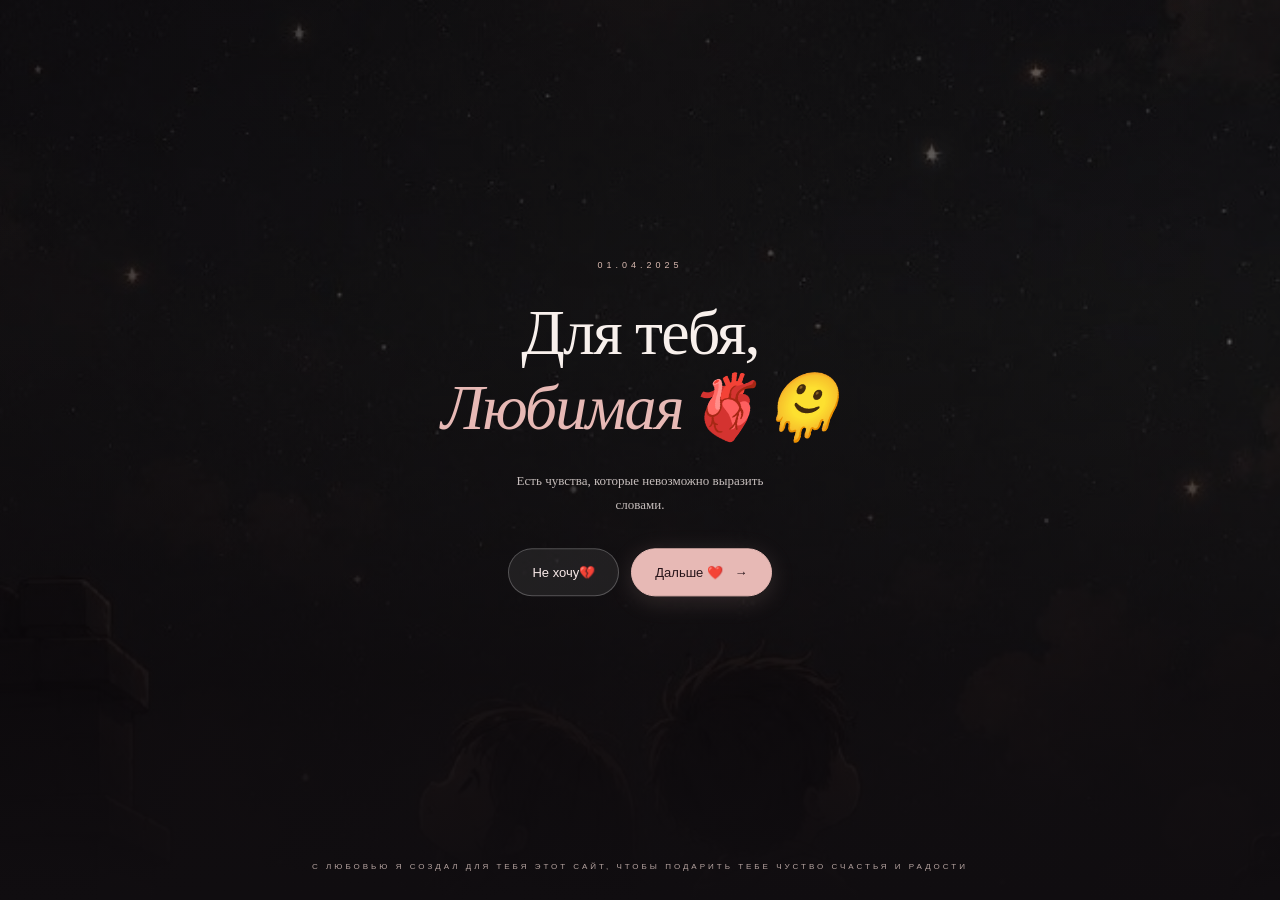
<file: index.html>
<!DOCTYPE html>
<html lang="ru">
<head>
  <meta charset="UTF-8">
  <meta name="viewport" content="width=device-width, initial-scale=1.0">
  <meta name="theme-color" content="#100d10">
  <title>Это для тебя Любимая</title>
  <link rel="stylesheet" href="style.css">
</head>
<body>

  <main class="hero">
    <div class="hero-image"></div>
    <div class="hero-shade"></div>

    <div class="petals" aria-hidden="true">
      <span>🌟</span>
      <span>🦋</span>
      <span>🌟</span>
      <span>🦋</span>
      <span>🌟</span>
      <span>🦋</span>
      <span>🌟</span>
      <span>🦋</span>
      <span>🌟</span>
      <span>🦋</span>
      <span>🌟</span>
      <span>🦋</span>
      <span>🌟</span>
       <span>🌟</span>
      <span>🦋</span>
      <span>🌟</span>
      <span>🦋</span>
      <span>🌟</span>
      <span>🦋</span>
      <span>🌟</span>
      <span>🦋</span>
      <span>🌟</span>
      <span>🦋</span>
      <span>🌟</span>
      <span>🦋</span>
      <span>🌟</span>
      <span>🌟</span>
      <span>🦋</span>
      <span>🌟</span>
      <span>🦋</span>
      <span>🌟</span>
      <span>🦋</span>
      <span>🌟</span>
      <span>🦋</span>
      <span>🌟</span>
      <span>🦋</span>
      <span>🌟</span>
      <span>🦋</span>
      <span>🌟</span>
    </div>

    <section class="hero-content">
      <p class="eyebrow">01.04.2025</p>

      <h1>
        Для тебя,<br>
        <span>Любимая🫀🫠</span>
      </h1>

      <p class="subtitle">
        Есть чувства, которые невозможно выразить словами.
      </p>

      <div class="hero-buttons">
        <button class="btn-no" id="noButton" type="button">
          Не хочу💔
        </button>

        <button class="btn-yes" id="yesButton" type="button">
          Дальше ❤️ <span>→</span>
        </button>
      </div>

      <div class="scroll-indicator">
        <span></span>
      </div>
    </section>

    <p class="bottom-note">
      С ЛЮБОВЬЮ Я СОЗДАЛ ДЛЯ ТЕБЯ ЭТОТ САЙТ,
      ЧТОБЫ ПОДАРИТЬ ТЕБЕ ЧУСТВО СЧАСТЬЯ И РАДОСТИ
    </p>
  </main>

  <!-- Экран ввода секретного кода -->
  <div class="code-screen" id="codeScreen" hidden>
    <div class="code-box">
      <p class="code-label">ТОЛЬКО ДЛЯ ТЕБЯ, ЛЮБИМАЯ</p>

      <h2>У нашей любви есть своя дата</h2>

      <p class="code-hint">
        Подсказка: день, когда в моей жизни появилась ты.
      </p>

      <input
        type="password"
        id="secretCode"
        placeholder="Введи код"
        inputmode="numeric"
        maxlength="8"
        autocomplete="off"
      >

      <button type="button" id="checkCode">
        Открыть ❤️
      </button>

      <p id="codeMessage" role="status"></p>
    </div>
  </div>

  <script src="script.js"></script>
</body>
</html>
</file>
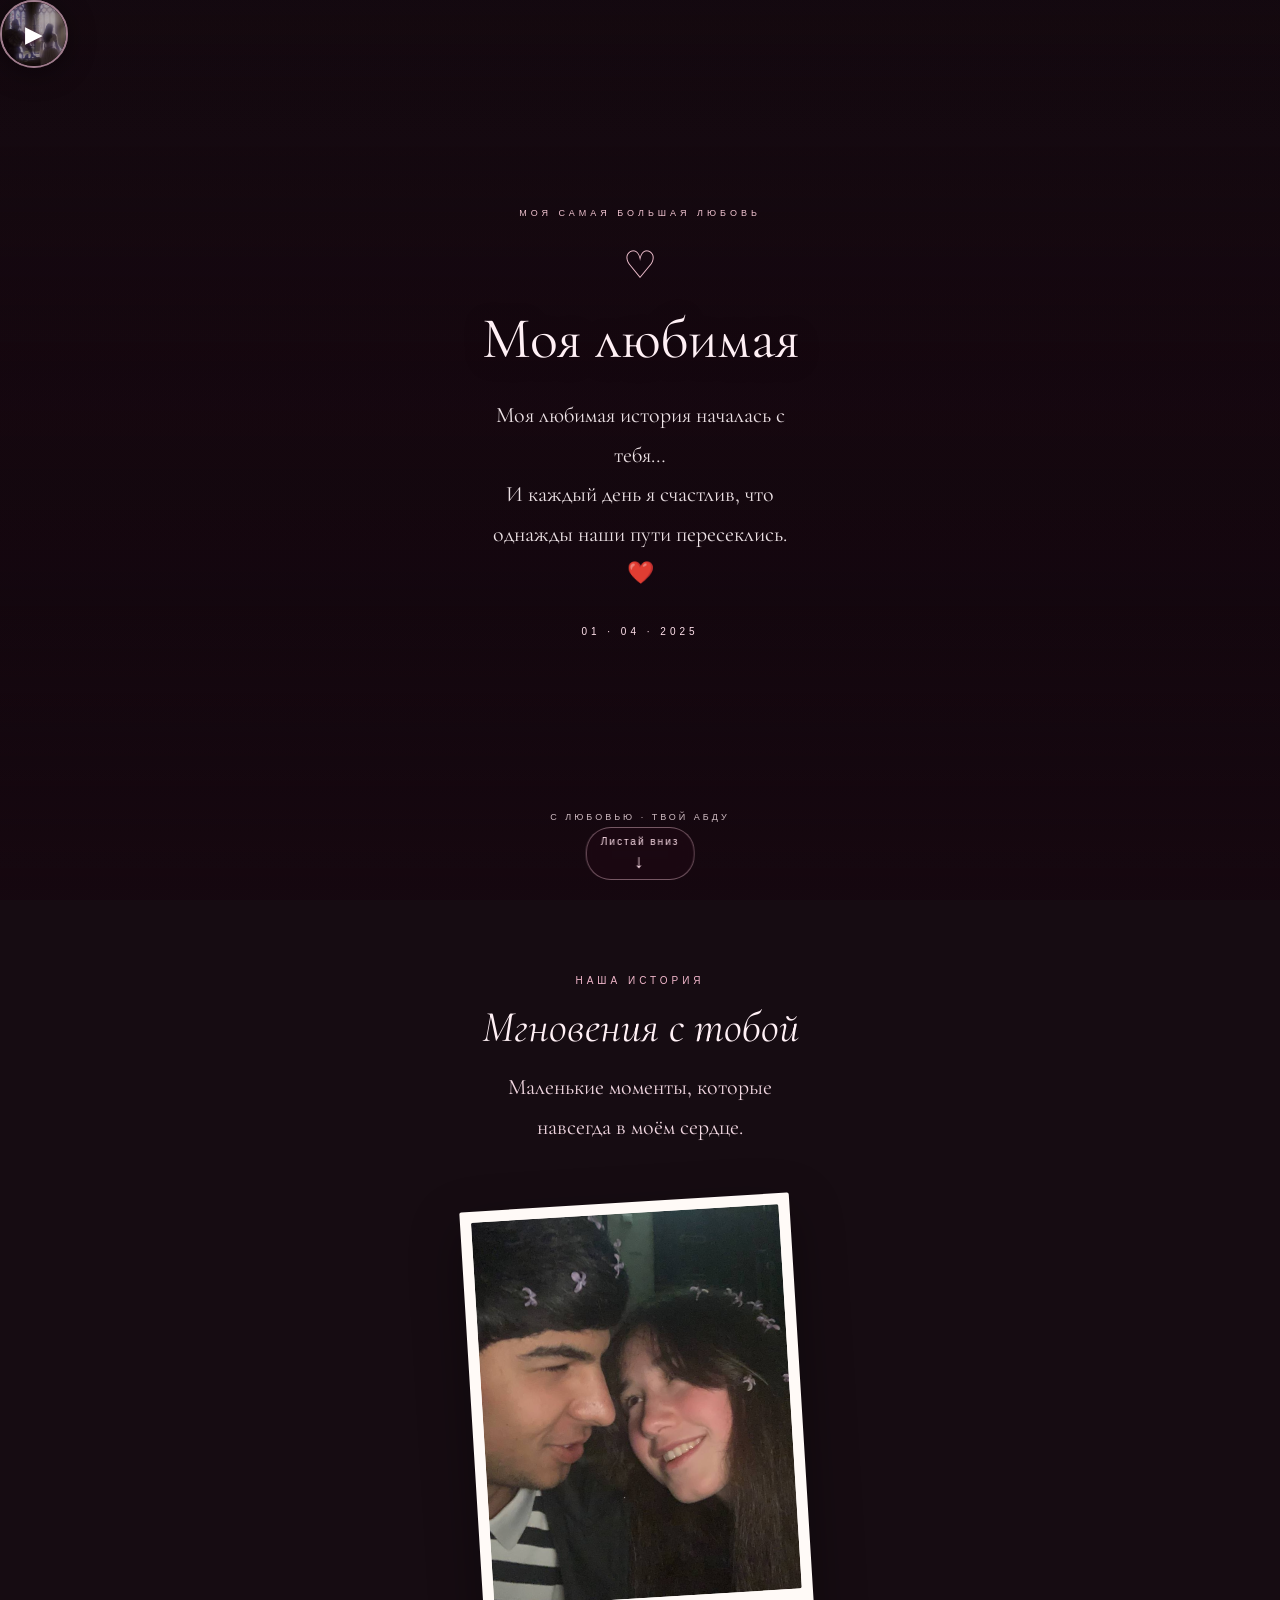
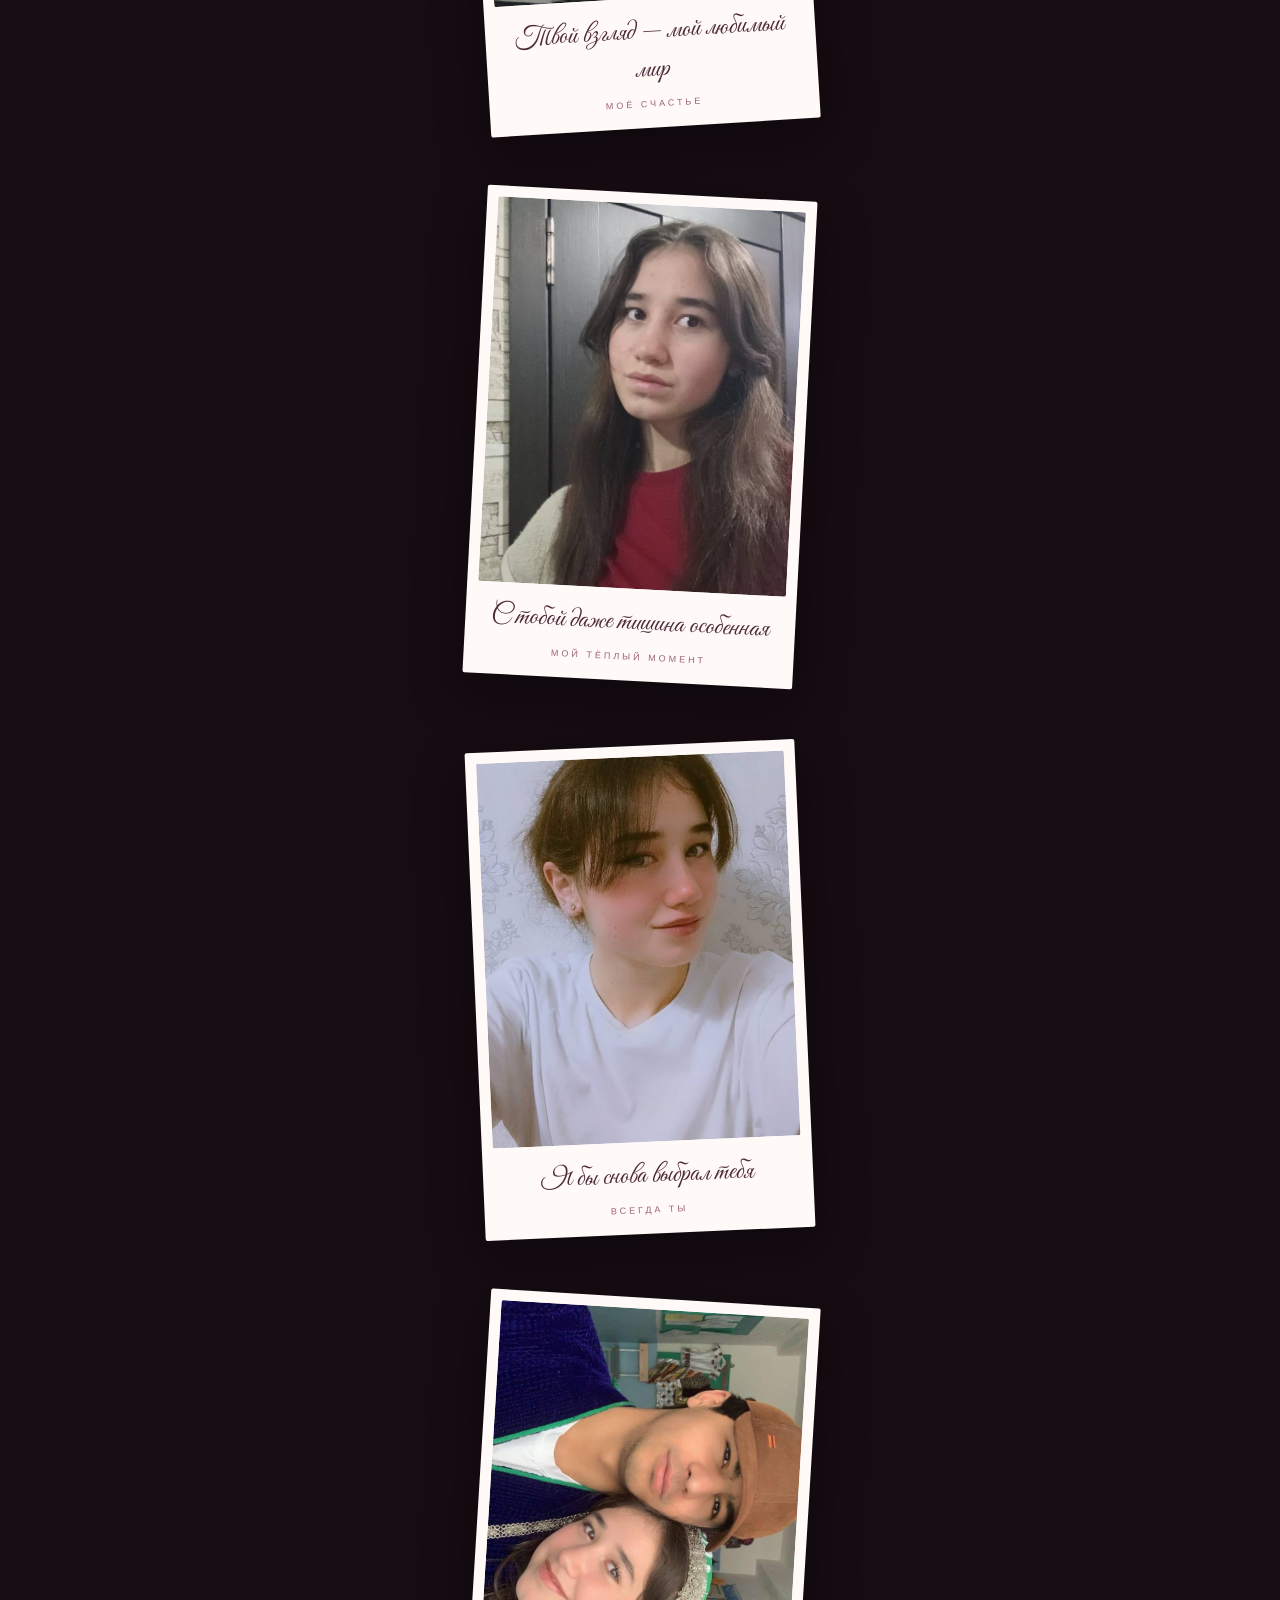
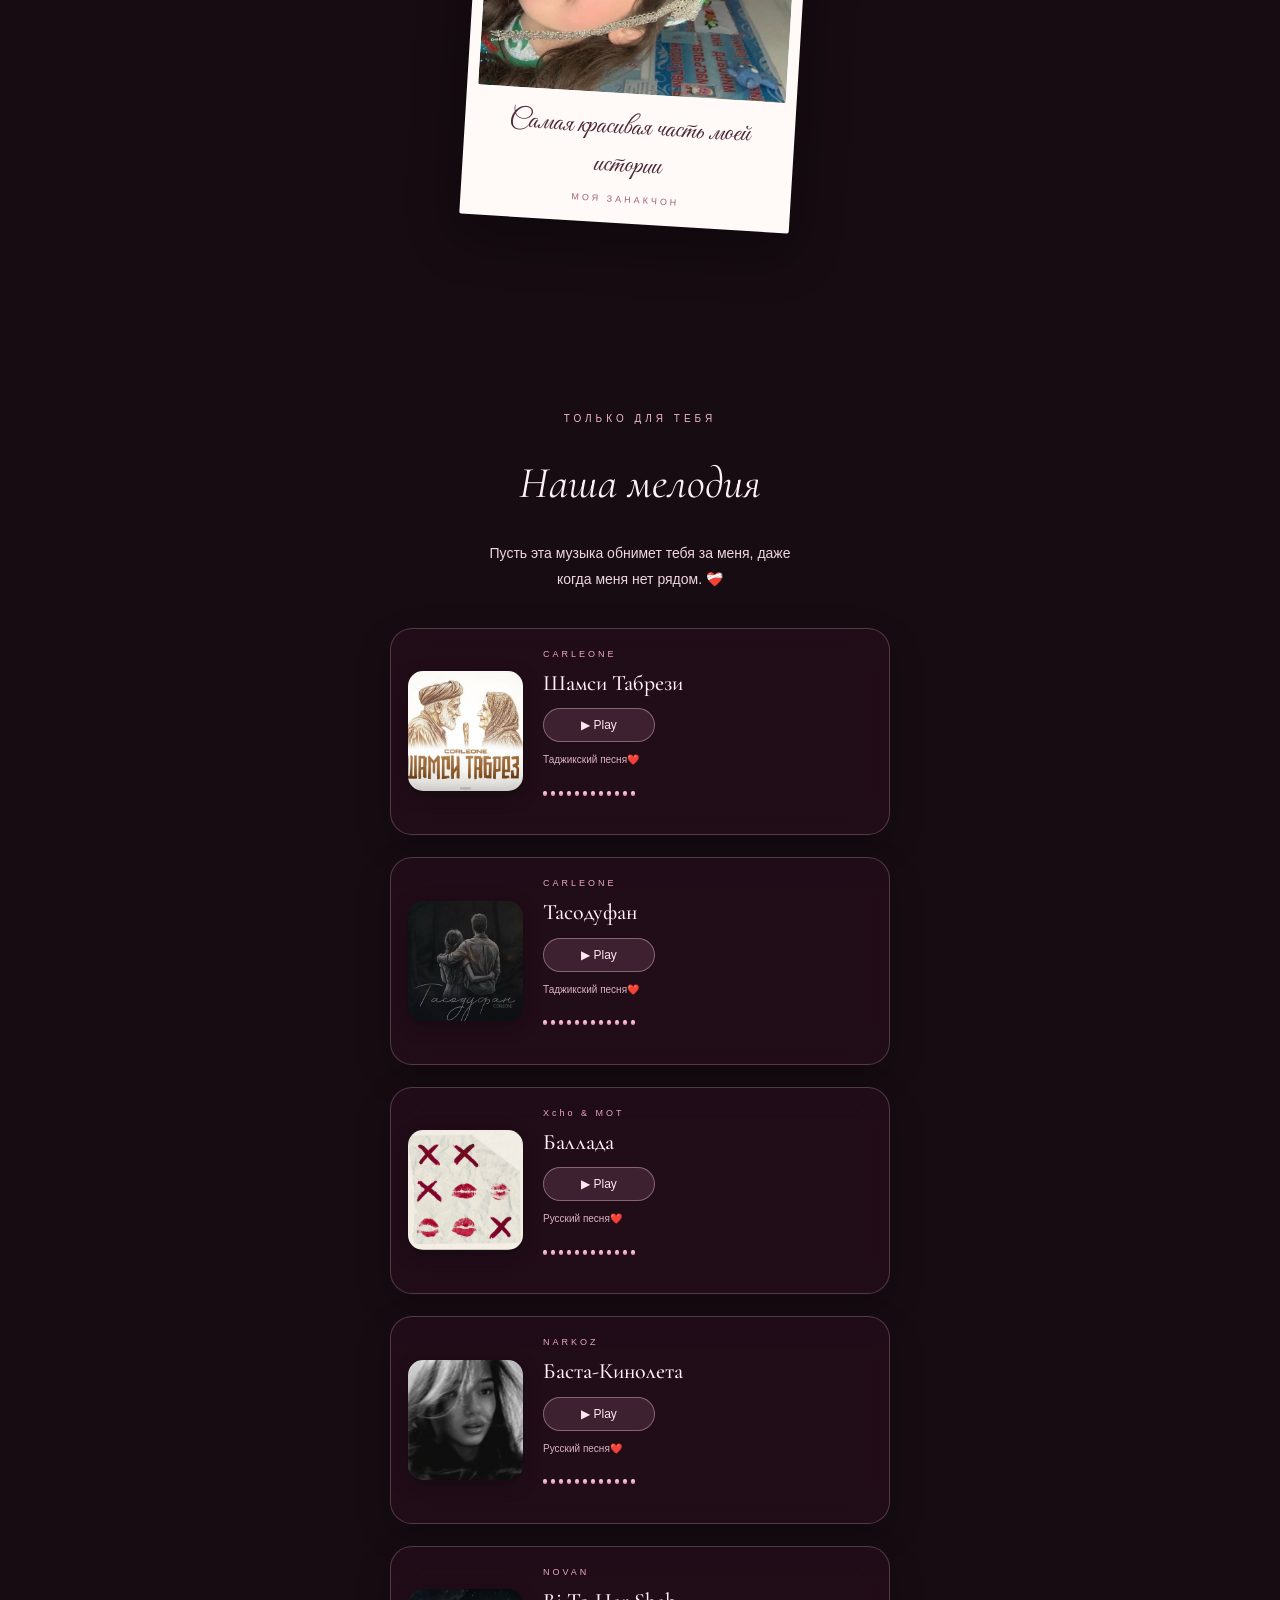
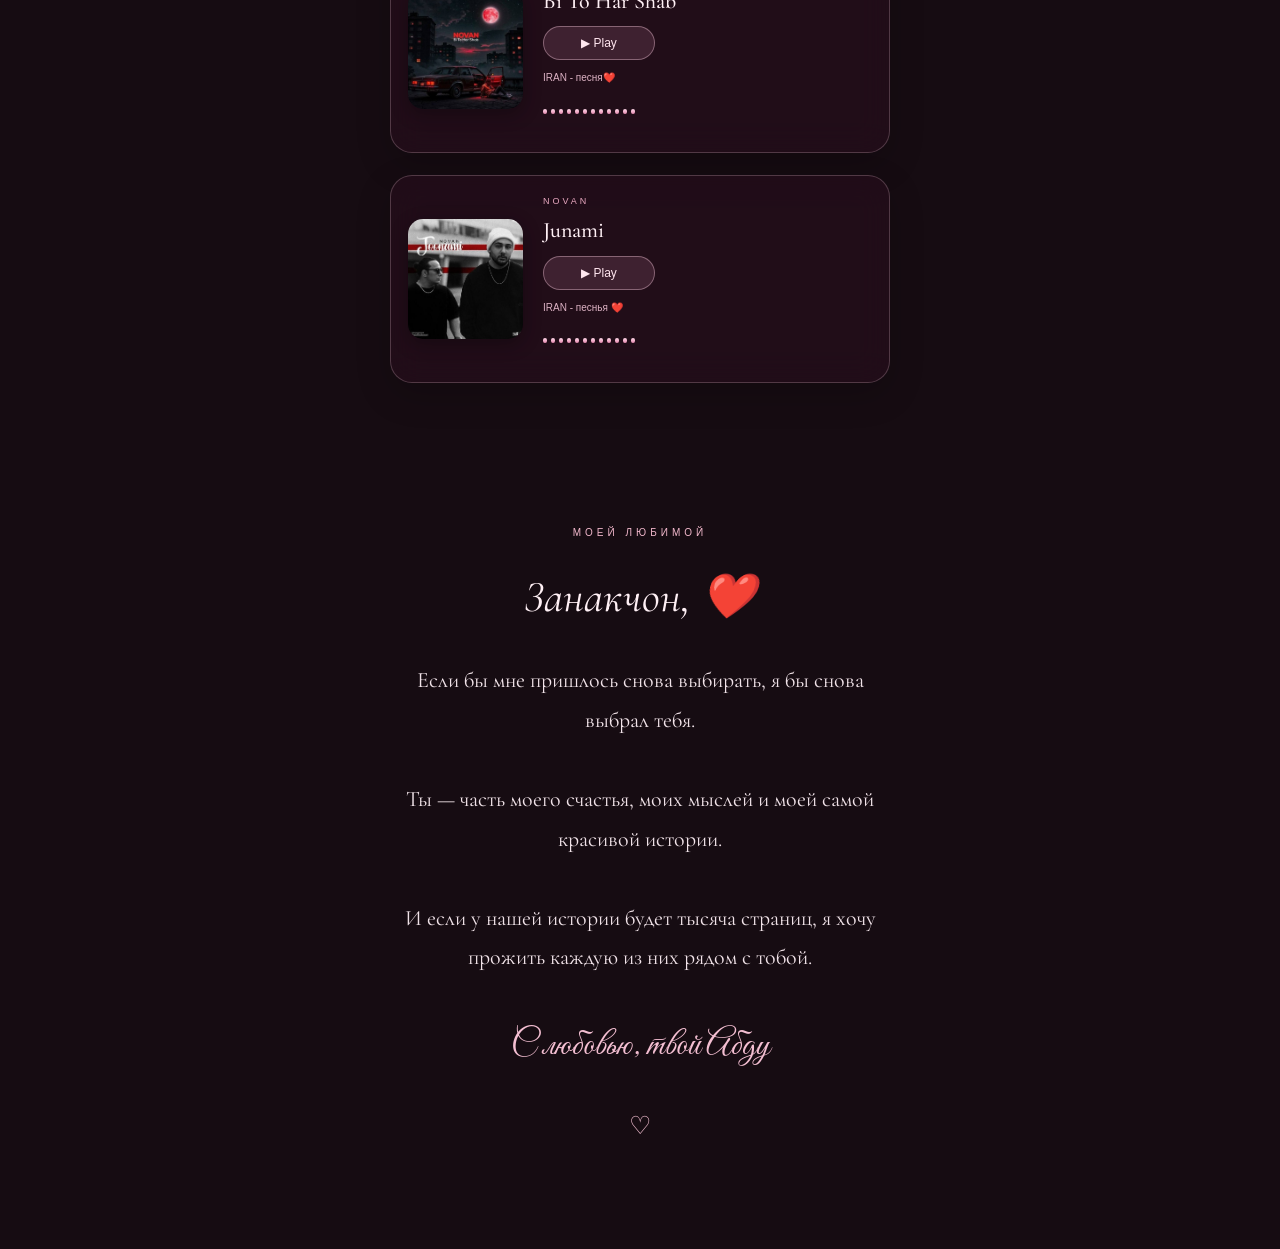
<file: next.html>
<!DOCTYPE html>
<html lang="ru">
<head>
  <meta charset="UTF-8">
  <meta name="viewport" content="width=device-width, initial-scale=1.0">
  <meta name="theme-color" content="#160c12">
  <title>Моя любимая ❤️</title>

  <link rel="preconnect" href="https://fonts.googleapis.com">
  <link rel="preconnect" href="https://fonts.gstatic.com" crossorigin>
  <link href="https://fonts.googleapis.com/css2?family=Cormorant+Garamond:ital,wght@0,400;0,500;1,400;1,500&family=Great+Vibes&display=swap" rel="stylesheet">

  <style>
    * {
      box-sizing: border-box;
      margin: 0;
      padding: 0;
    }

    html {
      scroll-behavior: smooth;
      scroll-padding-top: 25px;
    }

    body {
      min-height: 100%;
      background: #160c12;
      color: #fff0f5;
      font-family: "Segoe UI", sans-serif;
      overflow-x: hidden;
    }

    /* Общий фон на всей странице */
    .site-background {
      position: fixed;
      inset: 0;
      z-index: -2;
      background-image: url("https://www.hugflowers-online.net/sysimg/251211224427.png");
      background-size: cover;
      background-position: center;
      transform: scale(1.03);
    }

    .site-shade {
      position: fixed;
      inset: 0;
      z-index: -1;
      background:
        linear-gradient(
          180deg,
          rgba(20, 8, 15, .38),
          rgba(25, 8, 17, .72) 45%,
          rgba(22, 8, 16, .88)
        );
      pointer-events: none;
    }

    /* HERO */
    .love-page {
      position: relative;
      min-height: 100vh;
      min-height: 100svh;
      padding: 45px 24px 100px;
      display: flex;
      align-items: center;
      justify-content: center;
      text-align: center;
      isolation: isolate;
      overflow: hidden;
    }

    .love-page::before {
      content: "";
      position: absolute;
      inset: 0;
      z-index: -1;
      background: linear-gradient(
        180deg,
        rgba(15, 5, 12, .12),
        rgba(15, 5, 12, .35) 65%,
        rgba(22, 8, 16, .8)
      );
    }

    .love-content {
      width: 100%;
      max-width: 390px;
      animation: contentReveal 1.8s ease both;
    }

    .love-label {
      margin-bottom: 25px;
      color: #f0c3d0;
      font-size: 9px;
      letter-spacing: 4px;
    }

    .love-heart {
      margin-bottom: 20px;
      color: #f2c1d0;
      font-size: 38px;
      animation: heartBeat 3s ease-in-out infinite;
    }

    h1 {
      font-family: "Cormorant Garamond", Georgia, serif;
      font-size: clamp(42px, 11vw, 58px);
      font-weight: 400;
      line-height: 1.12;
      text-shadow: 0 3px 25px rgba(0, 0, 0, .35);
    }

    h1 span {
      display: block;
      margin-top: 8px;
      color: #f0bdcd;
      font-style: italic;
    }

   
.love-message {
  max-width: 300px;
  margin: 24px auto 0;
  color: rgba(255, 244, 247, .92);
  font-family: "Cormorant Garamond", Georgia, serif;
  font-size: 22px;
  line-height: 1.8;
}


    .love-date {
      margin-top: 32px;
      color: #ffe0eb;
      font-size: 10px;
      letter-spacing: 4px;
    }

    .love-footer {
      position: absolute;
      right: 15px;
      bottom: 78px;
      left: 15px;
      color: rgba(255, 234, 240, .8);
      font-size: 9px;
      letter-spacing: 3px;
    }

    /* Скрол ба қисми аксҳо */
    .scroll-down {
      position: absolute;
      bottom: 20px;
      left: 50%;
      transform: translateX(-50%);
      display: flex;
      flex-direction: column;
      align-items: center;
      gap: 5px;
      padding: 8px 14px;
      border: 1px solid rgba(255, 210, 225, .4);
      border-radius: 25px;
      background: rgba(35, 10, 22, .48);
      color: #ffe1ec;
      text-decoration: none;
      font-size: 10px;
      letter-spacing: 2px;
      backdrop-filter: blur(10px);
      -webkit-backdrop-filter: blur(10px);
      animation: scrollGlow 2.5s ease-in-out infinite;
    }

    .scroll-arrow {
      font-size: 19px;
      line-height: 1;
      animation: arrowFloat 1.5s ease-in-out infinite;
    }

    /* Аксҳои хотиравӣ */
    .memories-section {
      position: relative;
      width: min(100% - 36px, 520px);
      margin: 0 auto;
      padding: 75px 0 55px;
      text-align: center;
    }

    .section-label {
      color: #f1b7cb;
      font-size: 10px;
      letter-spacing: 4px;
    }

    .memories-section h2,
    .music-section h2,
    .letter-section h2 {
      margin: 14px 0;
      font-family: "Cormorant Garamond", Georgia, serif;
      font-size: clamp(34px, 8vw, 44px);
      font-weight: 400;
      font-style: italic;
    }

    
.section-description {
  max-width: 300px;
  margin: 0 auto 55px;
  color: #f0d6e0;
  font-family: "Cormorant Garamond", Georgia, serif;
  font-size: 22px;
  line-height: 1.8;
}


    .memory-card {
      width: min(82%, 330px);
      margin: 0 auto 65px;
      padding: 11px 11px 19px;
      background: #fffaf7;
      color: #4d2939;
      box-shadow: 0 18px 50px rgba(0, 0, 0, .35);
      border-radius: 2px;
      transition: transform .4s ease, box-shadow .4s ease;
      animation: cardReveal linear both;
      animation-timeline: view();
      animation-range: entry 0% entry 65%;
    }

    .memory-one { rotate: -3.5deg; }
    .memory-two { rotate: 3deg; }
    .memory-three { rotate: -2.5deg; }
    .memory-four { rotate: 3.5deg; }

   .memory-photo {
  width: 100%;
  aspect-ratio: 4 / 5;
  overflow: hidden;
  position: relative;
  background: #f3d2df;
  border-radius: 2px;
}

.memory-photo img {
  display: block;
  width: 100%;
  height: 100%;
  object-fit: cover;
  object-position: center;
  transition: transform 0.6s ease;
}

.memory-card:hover .memory-photo img {
  transform: scale(1.06);
}

    .memory-caption {
      margin: 16px 4px 9px;
      font-family: "Great Vibes", cursive;
      font-size: 27px;
      line-height: 1.4;
    }

    .memory-date {
      color: #9c6278;
      font-size: 9px;
      letter-spacing: 3px;
    }

    /* Музыка */
    .music-section,
    .letter-section {
      position: relative;
      width: min(100% - 36px, 500px);
      margin: 0 auto;
      padding: 65px 0;
      text-align: center;
      line-height: 1.9;
    }

    .music-description {
      max-width: 310px;
      margin: 0 auto 24px;
      color: #f0d6e0;
      font-size: 14px;
    }

    .music-placeholder {
      padding: 24px 18px;
      border: 1px solid rgba(255, 220, 232, .3);
      border-radius: 18px;
      background: rgba(35, 10, 22, .55);
      backdrop-filter: blur(12px);
      -webkit-backdrop-filter: blur(12px);
    }

    .music-symbol {
      margin-bottom: 8px;
      color: #f3bfd1;
      font-size: 30px;
    }

    .music-placeholder p {
      color: #e9bfd0;
      font-size: 12px;
    }


/* Кортҳои мусиқӣ */
.music-list {
  display: grid;
  grid-template-columns: 1fr;
  gap: 22px;
  margin-top: 35px;
}

.song-card {
  display: grid;
  grid-template-columns: 100px minmax(0, 1fr);
  align-items: center;
  gap: 16px;
  padding: 14px;
  text-align: left;
  border: 1px solid rgba(255, 220, 232, .22);
  border-radius: 22px;
  background: rgba(42, 15, 30, .58);
  box-shadow: 0 12px 35px rgba(0, 0, 0, .18);
  backdrop-filter: blur(16px);
  -webkit-backdrop-filter: blur(16px);
  transition: border-color .3s ease, transform .3s ease;
}

.song-card:active {
  transform: scale(.985);
}

.song-cover {
  width: 100px;
  height: 110px;
  object-fit: cover;
  border-radius: 15px;
  box-shadow: 0 5px 18px rgba(0, 0, 0, .3);
}

.song-info {
  min-width: 0;
}

.song-number {
  color: #e9a9c1;
  font-size: 9px;
  letter-spacing: 3px;
}

.song-title {
  margin: 7px 0 12px;
  color: #fff0f5;
  font-family: "Cormorant Garamond", Georgia, serif;
  font-size: 22px;
  font-weight: 500;
  line-height: 1.2;
  overflow-wrap: anywhere;
}

.song-button {
  min-width: 112px;
  padding: 9px 15px;
  border: 1px solid rgba(255, 211, 228, .38);
  border-radius: 30px;
  background: rgba(232, 157, 190, .15);
  color: #ffe6ef;
  font-family: inherit;
  font-size: 12px;
  cursor: pointer;
  transition: background .3s ease;
}

.song-button:hover {
  background: rgba(232, 157, 190, .3);
}

.song-status {
  margin-top: 8px;
  color: #dcb2c3;
  font-size: 10px;
}


/* Эквалайзери мусиқӣ */
.song-visualizer {
  display: flex;
  align-items: center;
  justify-content: flex-start;
  gap: 4px;
  height: 32px;
  margin: 8px 0;
}

.song-visualizer span {
  display: block;
  width: 4px;
  height: 5px;
  border-radius: 5px;
  background: linear-gradient(
    180deg,
    #ffd9e8,
    #e58ab0
  );
  transform-origin: center;
}

.song-card.is-playing .song-visualizer span {
  animation: musicBeat .65s ease-in-out infinite alternate;
}

.song-card.is-playing .song-visualizer span:nth-child(2n) {
  animation-duration: .42s;
}

.song-card.is-playing .song-visualizer span:nth-child(3n) {
  animation-duration: .8s;
}

.song-card.is-playing .song-visualizer span:nth-child(4n) {
  animation-duration: .52s;
}

@keyframes musicBeat {
  from {
    transform: scaleY(.25);
    opacity: .65;
  }
  to {
    transform: scaleY(5);
    opacity: 1;
  }
}


@media (min-width: 480px) {
  .song-card {
    grid-template-columns: 115px minmax(0, 1fr);
    gap: 20px;
    padding: 17px;
  }

  .song-cover {
    width: 115px;
    height: 120px;
  }
}


    /* Номаи ошиқона */
    .letter-section {
      padding-top: 75px;
      padding-bottom: 100px;
    }

    .letter-text {
      margin-top: 22px;
      color: rgba(255, 241, 247, .94);
      font-family: "Cormorant Garamond", Georgia, serif;
      font-size: 22px;
      line-height: 1.8;
    }

    .signature {
      margin-top: 35px;
      color: #f4bfd2;
      font-family: "Great Vibes", cursive;
      font-size: 35px;
    }

    .end-heart {
      margin-top: 22px;
      color: #f3bfd1;
      font-size: 25px;
      animation: heartBeat 3s ease-in-out infinite;
    }

    /* Анимации */
    @keyframes contentReveal {
      from { opacity: 0; transform: translateY(25px); }
      to { opacity: 1; transform: translateY(0); }
    }

    @keyframes heartBeat {
      0%, 100% { transform: scale(1); }
      50% { transform: scale(1.12); }
    }

    @keyframes arrowFloat {
      0%, 100% { transform: translateY(0); }
      50% { transform: translateY(7px); }
    }

    @keyframes scrollGlow {
      0%, 100% { box-shadow: 0 0 8px rgba(255,150,190,.08); }
      50% { box-shadow: 0 0 22px rgba(255,150,190,.28); }
    }

    @keyframes cardReveal {
      from {
        opacity: .3;
        transform: translateY(45px) scale(.96);
      }
      to {
        opacity: 1;
        transform: translateY(0) scale(1);
      }
    }

    @media (hover: hover) {
      .memory-card:hover {
        box-shadow: 0 24px 60px rgba(0, 0, 0, .45);
      }
    }

    @media (prefers-reduced-motion: reduce) {
      *, *::before, *::after {
        animation-duration: .01ms !important;
        animation-iteration-count: 1 !important;
        scroll-behavior: auto !important;
      }
    }

    
/* Плеери хурди мусиқии Zanakjon */
.mini-player {
  position: fixed;
  left: 20px;
  bottom: 25px;
  z-index: 9999;
  width: 68px;
  height: 68px;
  border-radius: 50%;
  touch-action: none;
  user-select: none;
  -webkit-user-select: none;
  cursor: grab;
  filter: drop-shadow(0 5px 14px rgba(0, 0, 0, .4));
}

.mini-player:active {
  cursor: grabbing;
}

.mini-player-cover {
  width: 100%;
  height: 100%;
  display: block;
  object-fit: cover;
  border-radius: 50%;
  border: 2px solid rgba(255, 210, 230, .85);
}

.mini-player.is-playing .mini-player-cover {
  animation: miniSongRotate 7s linear infinite;
}

.mini-player-button {
  position: absolute;
  inset: 0;
  display: grid;
  place-items: center;
  width: 100%;
  height: 100%;
  border: none;
  border-radius: 50%;
  background: rgba(35, 10, 22, .32);
  color: white;
  font-size: 23px;
  text-shadow: 0 1px 5px #3b1428;
  cursor: pointer;
  -webkit-tap-highlight-color: transparent;
}

@keyframes miniSongRotate {
  from { transform: rotate(0deg); }
  to { transform: rotate(360deg); }
}

@media (prefers-reduced-motion: reduce) {
  .mini-player.is-playing .mini-player-cover {
    animation-duration: 20s;
  }
}

  </style>
</head>

<body>
  <div class="site-background" aria-hidden="true"></div>
  <div class="site-shade" aria-hidden="true"></div>

  <main>
    <section class="love-page" id="top">
      <div class="love-content">
        <p class="love-label">МОЯ САМАЯ БОЛЬШАЯ ЛЮБОВЬ</p>
        <div class="love-heart">♡</div>

        <h1>
          Моя любимая
          <span></span>
        </h1>

        <p class="love-message">
          Моя любимая история началась с тебя…
          <br>
          И каждый день я счастлив, что однажды
          наши пути пересеклись. ❤️
        </p>

        <p class="love-date">01 · 04 · 2025</p>
      </div>

      <p class="love-footer">С ЛЮБОВЬЮ · ТВОЙ АБДУ</p>

      <a class="scroll-down" href="#memories">
        <span>Листай вниз</span>
        <span class="scroll-arrow">↓</span>
      </a>
    </section>

    <section class="memories-section" id="memories">
      <p class="section-label">НАША ИСТОРИЯ</p>
      <h2>Мгновения с тобой</h2>
      <p class="section-description">
        Маленькие моменты, которые навсегда в моём сердце.
      </p>

      <article class="memory-card memory-one">
  <div class="memory-photo">
    <img src="photos/photo1.jpg" alt="Наша первая память">
  </div>
  <p class="memory-caption">Твой взгляд — мой любимый мир</p>
  <p class="memory-date">МОЁ СЧАСТЬЕ</p>
</article>

<article class="memory-card memory-two">
  <div class="memory-photo">
    <img src="photos/photo2.jpg" alt="Наш тёплый момент">
  </div>
  <p class="memory-caption">С тобой даже тишина особенная</p>
  <p class="memory-date">МОЙ ТЁПЛЫЙ МОМЕНТ</p>
</article>

<article class="memory-card memory-three">
  <div class="memory-photo">
    <img src="photos/photo3.jpg" alt="Моё любимое воспоминание">
  </div>
  <p class="memory-caption">Я бы снова выбрал тебя</p>
  <p class="memory-date">ВСЕГДА ТЫ</p>
</article>

<article class="memory-card memory-four">
  <div class="memory-photo">
    <img src="photos/photo4.jpg" alt="Моя Занакчон">
  </div>
  <p class="memory-caption">Самая красивая часть моей истории</p>
  <p class="memory-date">МОЯ ЗАНАКЧОН</p>
</article>
</section>

    <section class="music-section" id="music">
      <p class="section-label">ТОЛЬКО ДЛЯ ТЕБЯ</p>
      <h2>Наша мелодия</h2>
      <p class="music-description">
        Пусть эта музыка обнимет тебя за меня, даже когда меня нет рядом. ❤️‍🩹
      </p>

    
<div class="music-list">

  <article class="song-card">
    <img class="song-cover" src="images/song1.jpg" alt="Обложка первой песни">
    <div class="song-info">
      <p class="song-number">CARLEONE</p>
      <h3 class="song-title">Шамси Табрези</h3>
      <button class="song-button" type="button" data-audio="song-audio-1">▶ Play</button>
      <p class="song-status">Таджикский песня❤️</p>
      
<div class="song-visualizer" aria-hidden="true">
  <span></span><span></span><span></span><span></span>
  <span></span><span></span><span></span><span></span>
  <span></span><span></span><span></span><span></span>
</div>

      <audio id="song-audio-1" src="music/song1.mp3" preload="metadata"></audio>
    </div>
  </article>

  <article class="song-card">
    <img class="song-cover" src="images/song2.jpg" alt="Обложка второй песни">
    <div class="song-info">
      <p class="song-number">CARLEONE</p>
      <h3 class="song-title">Тасодуфан</h3>
      <button class="song-button" type="button" data-audio="song-audio-2">▶ Play</button>
      <p class="song-status">Таджикский песня❤️</p>
      
<div class="song-visualizer" aria-hidden="true">
  <span></span><span></span><span></span><span></span>
  <span></span><span></span><span></span><span></span>
  <span></span><span></span><span></span><span></span>
</div>

      <audio id="song-audio-2" src="music/song2.mp3" preload="metadata"></audio>
    </div>
  </article>

  <article class="song-card">
    <img class="song-cover" src="images/song3.jpg" alt="Обложка третьей песни">
    <div class="song-info">
      <p class="song-number">Xcho & MOT</p>
      <h3 class="song-title">Баллада</h3>
      <button class="song-button" type="button" data-audio="song-audio-3">▶ Play</button>
      <p class="song-status">Русский песня❤️</p>
      
<div class="song-visualizer" aria-hidden="true">
  <span></span><span></span><span></span><span></span>
  <span></span><span></span><span></span><span></span>
  <span></span><span></span><span></span><span></span>
</div>

      <audio id="song-audio-3" src="music/song3.mp3" preload="metadata"></audio>
    </div>
  </article>

  <article class="song-card">
    <img class="song-cover" src="images/song4.jpg" alt="Обложка четвёртой песни">
    <div class="song-info">
      <p class="song-number">NARKOZ</p>
      <h3 class="song-title">Баста-Кинолета</h3>
      <button class="song-button" type="button" data-audio="song-audio-4">▶ Play</button>
      <p class="song-status">Русский песня❤️</p>
      
<div class="song-visualizer" aria-hidden="true">
  <span></span><span></span><span></span><span></span>
  <span></span><span></span><span></span><span></span>
  <span></span><span></span><span></span><span></span>
</div>

      <audio id="song-audio-4" src="music/song4.mp3" preload="metadata"></audio>
    </div>
  </article>

  <article class="song-card">
    <img class="song-cover" src="images/song5.jpg" alt="Обложка пятой песни">
    <div class="song-info">
      <p class="song-number">NOVAN</p>
      <h3 class="song-title">Bi To Har Shab</h3>
      <button class="song-button" type="button" data-audio="song-audio-5">▶ Play</button>
      <p class="song-status">IRAN - песня❤️</p>
      
<div class="song-visualizer" aria-hidden="true">
  <span></span><span></span><span></span><span></span>
  <span></span><span></span><span></span><span></span>
  <span></span><span></span><span></span><span></span>
</div>

      <audio id="song-audio-5" src="music/song5.mp3" preload="metadata"></audio>
    </div>
  </article>

  <article class="song-card">
    <img class="song-cover" src="images/song6.jpg" alt="Обложка шестой песни">
    <div class="song-info">
      <p class="song-number">NOVAN</p>
      <h3 class="song-title">Junami</h3>
      <button class="song-button" type="button" data-audio="song-audio-6">▶ Play</button>
      <p class="song-status">IRAN - песнья ❤️</p>
      
<div class="song-visualizer" aria-hidden="true">
  <span></span><span></span><span></span><span></span>
  <span></span><span></span><span></span><span></span>
  <span></span><span></span><span></span><span></span>
</div>

      <audio id="song-audio-6" src="music/song6.mp3" preload="metadata"></audio>
    </div>
  </article>

</div>

    </section>

    <section class="letter-section" id="letter">
      <p class="section-label">МОЕЙ ЛЮБИМОЙ</p>
      <h2>Занакчон, ❤️</h2>

      <p class="letter-text">
        Если бы мне пришлось снова выбирать,
        я бы снова выбрал тебя.
        <br><br>
        Ты — часть моего счастья, моих мыслей
        и моей самой красивой истории.
        <br><br>
        И если у нашей истории будет тысяча страниц,
        я хочу прожить каждую из них рядом с тобой.
      </p>

      <p class="signature">С любовью, твой Абду</p>
      <div class="end-heart">♡</div>
    </section>

    
<!-- Плеери хурди мусиқии Zanakjon -->
<div class="mini-player" id="miniPlayer">
  <img
    class="mini-player-cover"
    src="images/mini-song.jpg"
    alt="Суруди мо"
    draggable="false"
  >
  <button
    class="mini-player-button"
    id="miniPlayerButton"
    type="button"
    aria-label="Навохтани мусиқӣ"
  >▶</button>
</div>

<script>
  // Сурудҳои кортҳои асосӣ

  const songButtons = document.querySelectorAll(".song-button");
  const songAudios = document.querySelectorAll(".song-card audio");
  const miniPlayer = document.getElementById("miniPlayer");
  const miniPlayerButton = document.getElementById("miniPlayerButton");
  const miniSong = new Audio("music/mini-song.mp3");

miniSong.loop = true;
  
  songButtons.forEach((button) => {
    button.addEventListener("click", async () => {
      const audio = document.getElementById(button.dataset.audio);
      if (!audio) return;

      if (!audio.paused) {
        audio.pause();
        return;
      }

      songAudios.forEach((otherAudio) => {
        if (otherAudio !== audio) {
          otherAudio.pause();
          otherAudio.currentTime = 0;
        }
      });

      miniSong.pause();

      try {
        await audio.play();
      } catch (error) {
        console.error("Хатои навохтани суруд:", error);
      }
    });
  });

  songAudios.forEach((audio) => {
    const button = document.querySelector(
      `[data-audio="${audio.id}"]`
    );
    const card = button?.closest(".song-card");

    audio.addEventListener("play", () => {
      if (button) button.textContent = "⏸ Pause";
      card?.classList.add("is-playing");
    });

    audio.addEventListener("pause", () => {
      if (button) button.textContent = "▶ Play";
      card?.classList.remove("is-playing");
    });

    audio.addEventListener("ended", () => {
      if (button) button.textContent = "▶ Play";
      card?.classList.remove("is-playing");
    });
  });

  // Плеери хурди мусиқӣ
 
  miniPlayerButton.addEventListener("click", async (event) => {
    event.stopPropagation();

    if (miniSong.paused) {
      songAudios.forEach((audio) => audio.pause());

      try {
        await miniSong.play();
      } catch (error) {
        console.error("Хатои навохтани мусиқӣ:", error);
      }
    } else {
      miniSong.pause();
    }
  });

  miniSong.addEventListener("play", () => {
    miniPlayer.classList.add("is-playing");
    miniPlayerButton.textContent = "⏸";
    miniPlayerButton.setAttribute("aria-label", "Таваққуф");
  });

  miniSong.addEventListener("pause", () => {
    miniPlayer.classList.remove("is-playing");
    miniPlayerButton.textContent = "▶";
    miniPlayerButton.setAttribute("aria-label", "Навохтан");
  });

  

  // Ҷойивазкунии плеер бо муш ё ангушт
  let dragging = false;
  let startX = 0;
  let startY = 0;
  let initialLeft = 0;
  let initialTop = 0;

  miniPlayer.addEventListener("pointerdown", (event) => {
    if (event.target.closest("button")) return;
    if (event.button !== 0 && event.pointerType === "mouse") return;

    const rect = miniPlayer.getBoundingClientRect();

    dragging = true;
    startX = event.clientX;
    startY = event.clientY;
    initialLeft = rect.left;
    initialTop = rect.top;

    miniPlayer.style.left = `${rect.left}px`;
    miniPlayer.style.top = `${rect.top}px`;
    miniPlayer.style.right = "auto";
    miniPlayer.style.bottom = "auto";

    miniPlayer.setPointerCapture(event.pointerId);
    event.preventDefault();
  });

  miniPlayer.addEventListener("pointermove", (event) => {
    if (!dragging) return;

    const dx = event.clientX - startX;
    const dy = event.clientY - startY;

    const maxLeft = Math.max(
      0,
      window.innerWidth - miniPlayer.offsetWidth
    );
    const maxTop = Math.max(
      0,
      window.innerHeight - miniPlayer.offsetHeight
    );

    const left = Math.max(
      0,
      Math.min(maxLeft, initialLeft + dx)
    );
    const top = Math.max(
      0,
      Math.min(maxTop, initialTop + dy)
    );

    miniPlayer.style.left = `${left}px`;
    miniPlayer.style.top = `${top}px`;
  });

  function stopDragging() {
    dragging = false;
  }

  miniPlayer.addEventListener("pointerup", stopDragging);
  miniPlayer.addEventListener("pointercancel", stopDragging);
  miniPlayer.addEventListener("lostpointercapture", stopDragging);

  window.addEventListener("resize", () => {
    const rect = miniPlayer.getBoundingClientRect();

    const maxLeft = Math.max(
      0,
      window.innerWidth - miniPlayer.offsetWidth
    );
    const maxTop = Math.max(
      0,
      window.innerHeight - miniPlayer.offsetHeight
    );

    miniPlayer.style.left = `${Math.max(
      0,
      Math.min(maxLeft, rect.left)
    )}px`;

    miniPlayer.style.top = `${Math.max(
      0,
      Math.min(maxTop, rect.top)
    )}px`;
  });


</script>
</main>
</body>
</html>
</file>
<file: style.css>
* {
  margin: 0;
  padding: 0;
  box-sizing: border-box;
}

html,
body {
  width: 100%;
  min-height: 100%;
  background: #100d10;
}

body {
  font-family: "Segoe UI", sans-serif;
  color: #f8f0ec;
  overflow-x: hidden;
}

.hero {
  position: relative;
  width: 100%;
  height: 100svh;
  min-height: 620px;
  overflow: hidden;
  isolation: isolate;
  background: #100d10;
}

.hero-image {
  position: absolute;
  inset: -3%;
  z-index: -3;

  background-image: url("./backgrounds/hero-bg.jpg");
  background-size: cover;
  background-position: center;
  background-repeat: no-repeat;

  filter: brightness(0.48) saturate(0.85);
  transform: scale(1.04);
}

.hero-shade {
  position: absolute;
  inset: 0;
  z-index: -2;
  background:
    linear-gradient(
      180deg,
      rgba(12, 9, 12, 0.22) 0%,
      rgba(12, 9, 12, 0.12) 35%,
      rgba(12, 9, 12, 0.72) 75%,
      #100d10 100%
    ),
    linear-gradient(
      90deg,
      rgba(12, 9, 12, 0.42),
      transparent 100%
    );
}

.hero-content {
  position: absolute;
  top: 42%;
  left: 0;
  width: 100%;
  padding: 0 27px;
  transform: translateY(-35%);
  text-align: center;
  animation: appear 1.8s ease both;
}

.eyebrow {
  margin-bottom: 26px;
  color: #d8b9b0;
  font-size: 9px;
  letter-spacing: 4px;
}

h1 {
  font-family: Georgia, "Times New Roman", serif;
  font-weight: 400;
  font-size: clamp(42px, 12vw, 64px);
  line-height: 1.17;
  letter-spacing: -1.8px;
}

h1 span {
  color: #e7b9b5;
  font-style: italic;
}


.subtitle {
  max-width: 280px;
  margin: 23px auto 0;
  color: rgba(255, 245, 242, 0.76);
  font-family: "Cormorant Garamond", Georgia, serif;
  font-size: 13px;
  line-height: 1.9;
  font-weight: 400;
}


.bottom-note {
  position: absolute;
  bottom: 29px;
  left: 0;
  width: 100%;
  text-align: center;
  font-size: 8px;
  letter-spacing: 3px;
  color: rgba(245, 222, 216, 0.72);
}

/* Гулбаргҳои оҳиста афтанда */

.petals {
  position: absolute;
  inset: 0;
  z-index: -1;
  overflow: hidden;
  pointer-events: none;
}

.petals span {
  position: absolute;
  top: -10%;
  left: var(--x, 50%);
  color: #f1d4d4;
  font-size: var(--size, 14px);
  opacity: 0;
  text-shadow: 0 0 12px rgba(255, 220, 225, 0.3);
  animation: falling var(--speed, 15s) linear infinite;
  animation-delay: var(--delay, 0s);
}

.petals span:nth-child(1)  { --x: 8%;  --size: 12px; --speed: 17s; --delay: -9s; }
.petals span:nth-child(2)  { --x: 22%; --size: 17px; --speed: 21s; --delay: -4s; }
.petals span:nth-child(3)  { --x: 35%; --size: 10px; --speed: 16s; --delay: -13s; }
.petals span:nth-child(4)  { --x: 48%; --size: 15px; --speed: 20s; --delay: -7s; }
.petals span:nth-child(5)  { --x: 61%; --size: 11px; --speed: 18s; --delay: -15s; }
.petals span:nth-child(6)  { --x: 74%; --size: 16px; --speed: 23s; --delay: -2s; }
.petals span:nth-child(7)  { --x: 89%; --size: 12px; --speed: 19s; --delay: -11s; }
.petals span:nth-child(8)  { --x: 15%; --size: 9px;  --speed: 22s; --delay: -18s; }
.petals span:nth-child(9)  { --x: 42%; --size: 13px; --speed: 24s; --delay: -5s; }
.petals span:nth-child(10) { --x: 68%; --size: 10px; --speed: 17s; --delay: -12s; }
.petals span:nth-child(11) { --x: 82%; --size: 14px; --speed: 21s; --delay: -8s; }
.petals span:nth-child(12) { --x: 55%; --size: 9px;  --speed: 19s; --delay: -16s; }

@keyframes falling {
  0% {
    transform: translate3d(0, -5vh, 0) rotate(0deg);
    opacity: 0;
  }

  12% {
    opacity: 0.65;
  }

  50% {
    transform: translate3d(35px, 50vh, 0) rotate(180deg);
    opacity: 0.55;
  }

  88% {
    opacity: 0.3;
  }

  100% {
    transform: translate3d(-25px, 115vh, 0) rotate(360deg);
    opacity: 0;
  }
}

@keyframes atmosphere {
  from {
    transform: scale(1.04) translateY(0);
  }

  to {
    transform: scale(1.12) translateY(-8px);
  }
}

@keyframes appear {
  from {
    opacity: 0;
    transform: translateY(-25%);
  }

  to {
    opacity: 1;
    transform: translateY(-35%);
  }
}

@media (max-height: 680px) {
  .hero-content {
    top: 40%;
  }

  h1 {
    font-size: 43px;
  }

  .eyebrow {
    margin-bottom: 18px;
  }

  .subtitle {
    margin-top: 15px;
  }
}

@media (prefers-reduced-motion: reduce) {
  *,
  *::before,
  *::after {
    animation-duration: 0.01ms !important;
    animation-iteration-count: 1 !important;
  }
}


.hero-buttons {
  display: flex;
  justify-content: center;
  align-items: center;
  gap: 12px;
  margin-top: 30px;
  position: relative;
}

.hero-buttons button {
  min-height: 48px;
  padding: 0 23px;
  border-radius: 50px;
  font-size: 13px;
  font-family: inherit;
  cursor: pointer;
  -webkit-tap-highlight-color: transparent;
}

.btn-no {
  position: relative;
  color: #f8e9e8;
  background: rgba(255, 255, 255, 0.07);
  border: 1px solid rgba(255, 255, 255, 0.24);
  transition: left 0.2s ease, top 0.2s ease;
}

.btn-yes {
  color: #27151a;
  background: #e7b9b5;
  border: 1px solid #e7b9b5;
  box-shadow: 0 5px 25px rgba(231, 185, 181, 0.16);
}

.btn-yes span {
  margin-left: 8px;
}


/* ===== ROMANTIC SECRET CODE SCREEN ===== */

.code-screen[hidden] {
  display: none !important;
}

.code-screen {
  position: fixed;
  inset: 0;
  z-index: 2000;
  display: flex;
  align-items: center;
  justify-content: center;
  padding: 24px;
  overflow: hidden;
  background:
    radial-gradient(ellipse at 50% 35%,
      rgba(113, 45, 71, 0.32), transparent 58%),
    linear-gradient(145deg, #100b10, #1b1019 55%, #0b090d);
  animation: codeBackgroundIn 0.8s ease both;
}

.code-screen::before,
.code-screen::after {
  content: "";
  position: absolute;
  width: 240px;
  height: 240px;
  border-radius: 50%;
  filter: blur(75px);
  pointer-events: none;
}

.code-screen::before {
  top: 8%;
  left: -110px;
  background: rgba(174, 79, 112, 0.20);
}

.code-screen::after {
  right: -120px;
  bottom: 5%;
  background: rgba(119, 54, 89, 0.20);
}

.code-box {
  position: relative;
  z-index: 1;
  width: 100%;
  max-width: 390px;
  padding: 42px 25px 35px;
  text-align: center;
  border: 1px solid rgba(245, 190, 205, 0.20);
  border-radius: 28px;
  background: linear-gradient(
    145deg,
    rgba(255, 255, 255, 0.075),
    rgba(255, 255, 255, 0.018)
  );
  box-shadow:
    0 25px 80px rgba(0, 0, 0, 0.42),
    inset 0 1px 0 rgba(255, 255, 255, 0.08),
    0 0 45px rgba(190, 91, 128, 0.07);
  backdrop-filter: blur(20px);
  -webkit-backdrop-filter: blur(20px);
  animation: codeCardIn 0.9s cubic-bezier(.2, .8, .2, 1) both;
}

.code-box::before {
  content: "♡";
  display: flex;
  align-items: center;
  justify-content: center;
  width: 58px;
  height: 58px;
  margin: 0 auto 25px;
  border: 1px solid rgba(244, 183, 200, 0.35);
  border-radius: 50%;
  color: #f1b8c9;
  font-family: Georgia, serif;
  font-size: 34px;
  box-shadow: 0 0 35px rgba(222, 127, 159, 0.12);
  animation: heartGlow 3s ease-in-out infinite;
}

.code-label {
  margin-bottom: 17px;
  color: #dca8b9;
  font-size: 9px;
  font-weight: 500;
  letter-spacing: 3px;
  line-height: 1.8;
}

.code-box h2 {
  margin: 0 0 15px;
  color: #fff2f5;
  font-family: Georgia, "Times New Roman", serif;
  font-size: clamp(27px, 7vw, 34px);
  font-weight: 400;
  line-height: 1.25;
  letter-spacing: -0.7px;
}

.code-hint {
  margin: 0 auto 28px;
  color: rgba(255, 233, 239, 0.68);
  font-size: 12px;
  line-height: 1.8;
}

#secretCode {
  display: block;
  width: 100%;
  height: 56px;
  margin: 0 0 15px;
  padding: 0 18px;
  outline: none;
  border: 1px solid rgba(231, 174, 193, 0.25);
  border-radius: 15px;
  background: rgba(9, 7, 10, 0.40);
  color: #fff0f4;
  font-family: "Segoe UI", sans-serif;
  font-size: 17px;
  letter-spacing: 6px;
  text-align: center;
  transition: border-color 0.3s ease, box-shadow 0.3s ease;
}

#secretCode::placeholder {
  color: rgba(255, 229, 237, 0.35);
  font-size: 12px;
  letter-spacing: 1px;
}

#secretCode:focus {
  border-color: rgba(238, 166, 190, 0.75);
  box-shadow: 0 0 0 4px rgba(218, 127, 159, 0.09);
}

#checkCode {
  display: flex;
  align-items: center;
  justify-content: center;
  gap: 9px;
  width: 100%;
  min-height: 54px;
  padding: 14px 20px;
  border: 1px solid rgba(255, 226, 235, 0.35);
  border-radius: 15px;
  background: linear-gradient(135deg, #e8b6c6, #c7829b);
  color: #26131b;
  font-family: "Segoe UI", sans-serif;
  font-size: 13px;
  font-weight: 600;
  letter-spacing: 0.5px;
  cursor: pointer;
  box-shadow: 0 8px 28px rgba(195, 106, 140, 0.18);
  transition: transform 0.25s ease, box-shadow 0.25s ease;
}

#checkCode:active {
  transform: scale(0.97);
  box-shadow: 0 3px 15px rgba(195, 106, 140, 0.15);
}

#codeMessage {
  min-height: 22px;
  margin-top: 17px;
  color: #f0b7ca;
  font-size: 12px;
  line-height: 1.7;
}

@keyframes codeBackgroundIn {
  from { opacity: 0; }
  to { opacity: 1; }
}

@keyframes codeCardIn {
  from {
    opacity: 0;
    transform: translateY(22px) scale(0.97);
  }
  to {
    opacity: 1;
    transform: translateY(0) scale(1);
  }
}

@keyframes heartGlow {
  0%, 100% {
    box-shadow: 0 0 20px rgba(222, 127, 159, 0.08);
    transform: scale(1);
  }
  50% {
    box-shadow: 0 0 32px rgba(222, 127, 159, 0.24);
    transform: scale(1.04);
  }
}

@media (max-height: 650px) {
  .code-box {
    padding: 24px 22px 18px;
  }

  .code-box::before {
    width: 42px;
    height: 42px;
    margin-bottom: 14px;
    font-size: 27px;
  }

  .code-label {
    margin-bottom: 10px;
  }

  .code-box h2 {
    font-size: 27px;
  }

  .code-hint {
    margin-bottom: 18px;
  }
}

@media (prefers-reduced-motion: reduce) {
  .code-screen,
  .code-box,
  .code-box::before {
    animation: none !important;
  }
}


/* ===== ROMANTIC ROSE PETAL TRANSITION ===== */

.flower-burst {
  position: fixed;
  inset: 0;
  z-index: 9999;
  overflow: hidden;
  pointer-events: none;
  opacity: 1;
  transition: opacity 1.2s ease;
}

.burst-flower {
  position: absolute;
  top: -15vh;
  left: var(--start-x);
  width: var(--flower-size);
  height: var(--flower-size);
  object-fit: contain;
  opacity: 0;
  will-change: transform, opacity;
  filter: drop-shadow(0 2px 8px rgba(120, 0, 20, 0.35));

  animation:
    rosePetalFall
    var(--fly-duration)
    cubic-bezier(.35, .05, .65, .95)
    var(--fly-delay)
    forwards;
}

@keyframes rosePetalFall {
  0% {
    transform: translate3d(0, -5vh, 0) rotate(0deg) scale(.65);
    opacity: 0;
  }

  12% {
    opacity: 1;
  }

  75% {
    opacity: 1;
  }

  100% {
    transform:
      translate3d(var(--fly-x), 120vh, 0)
      rotate(var(--fly-rotation))
      scale(1.15);
    opacity: 0;
  }
}

/* Гулбаргҳо оҳиста нопадид мешаванд */
.flower-burst.petals-fade {
  opacity: 0;
}

/* Экрани рамз нарм нопадид мешавад */
.code-screen.leaving {
  animation: codeFadeOut 1s ease forwards;
}

@keyframes codeFadeOut {
  to {
    opacity: 0;
    transform: scale(1.02);
  }
}

body.burst-active {
  overflow: hidden !important;
}


/* ===== SOFT ROMANTIC CURTAIN ===== */

.romantic-curtain {
  position: fixed;
  inset: 0;
  z-index: 100000;
  overflow: hidden;
  display: flex;
  pointer-events: none;
  background: #260008;
  animation: curtainFadeIn 1.2s ease both;
}

.romantic-curtain-panel {
  position: absolute;
  top: 0;
  bottom: 0;
  width: 52%;
  will-change: transform;

  background:
    repeating-linear-gradient(
      90deg,
      rgba(255, 220, 220, 0.035) 0px,
      rgba(35, 0, 5, 0.12) 12px,
      transparent 26px,
      rgba(255, 190, 190, 0.04) 38px
    ),
    linear-gradient(
      90deg,
      #39000c 0%,
      #760d28 25%,
      #a51d3d 50%,
      #700019 78%,
      #320008 100%
    );

  box-shadow:
    inset 0 0 70px rgba(0, 0, 0, 0.28);
}

.romantic-curtain-panel.left {
  left: 0;
  border-right: 1px solid rgba(255, 210, 210, 0.18);
}

.romantic-curtain-panel.right {
  right: 0;
  border-left: 1px solid rgba(255, 210, 210, 0.18);
  transform: scaleX(-1);
}

/* Парда оҳиста кушода мешавад */
.romantic-curtain.open .left {
  animation: curtainLeftOpen 2.2s cubic-bezier(0.65, 0, 0.35, 1) forwards;
}

.romantic-curtain.open .right {
  animation: curtainRightOpen 2.2s cubic-bezier(0.65, 0, 0.35, 1) forwards;
}

@keyframes curtainLeftOpen {
  from { transform: translateX(0); }
  to { transform: translateX(-101%); }
}

@keyframes curtainRightOpen {
  from { transform: scaleX(-1) translateX(0); }
  to { transform: scaleX(-1) translateX(101%); }
}

@keyframes curtainFadeIn {
  from { opacity: 0; }
  to { opacity: 1; }
}

.romantic-curtain.hidden {
  display: none;
}

@media (prefers-reduced-motion: reduce) {
  .romantic-curtain,
  .romantic-curtain.open .left,
  .romantic-curtain.open .right {
    animation-duration: 0.5s;
  }
}


/* CINEMATIC TRANSITION */
.cinematic-transition {
  position: fixed;
  inset: 0;
  z-index: 99999;
  pointer-events: none;
  opacity: 0;
  background: #080609;
  overflow: hidden;
  transition: opacity 0.8s ease;
}

.cinematic-transition.active {
  opacity: 1;
}

.cinematic-light {
  position: absolute;
  top: 50%;
  left: 50%;
  width: 10px;
  height: 10px;
  border-radius: 50%;
  transform: translate(-50%, -50%);
  background: #fff4d6;
  box-shadow:
    0 0 30px 15px rgba(255, 224, 164, 0.5),
    0 0 100px 50px rgba(218, 165, 92, 0.25);
  animation: goldenReveal 1.3s ease-in-out forwards;
}

@keyframes goldenReveal {
  0% {
    width: 10px;
    height: 10px;
    opacity: 0;
  }

  35% {
    opacity: 1;
  }

  100% {
    width: 180vw;
    height: 180vw;
    opacity: 0;
  }
}

.code-screen.leaving {
  opacity: 0;
  transform: scale(1.08);
  transition: opacity 0.7s ease, transform 0.7s ease;
}
</file>
